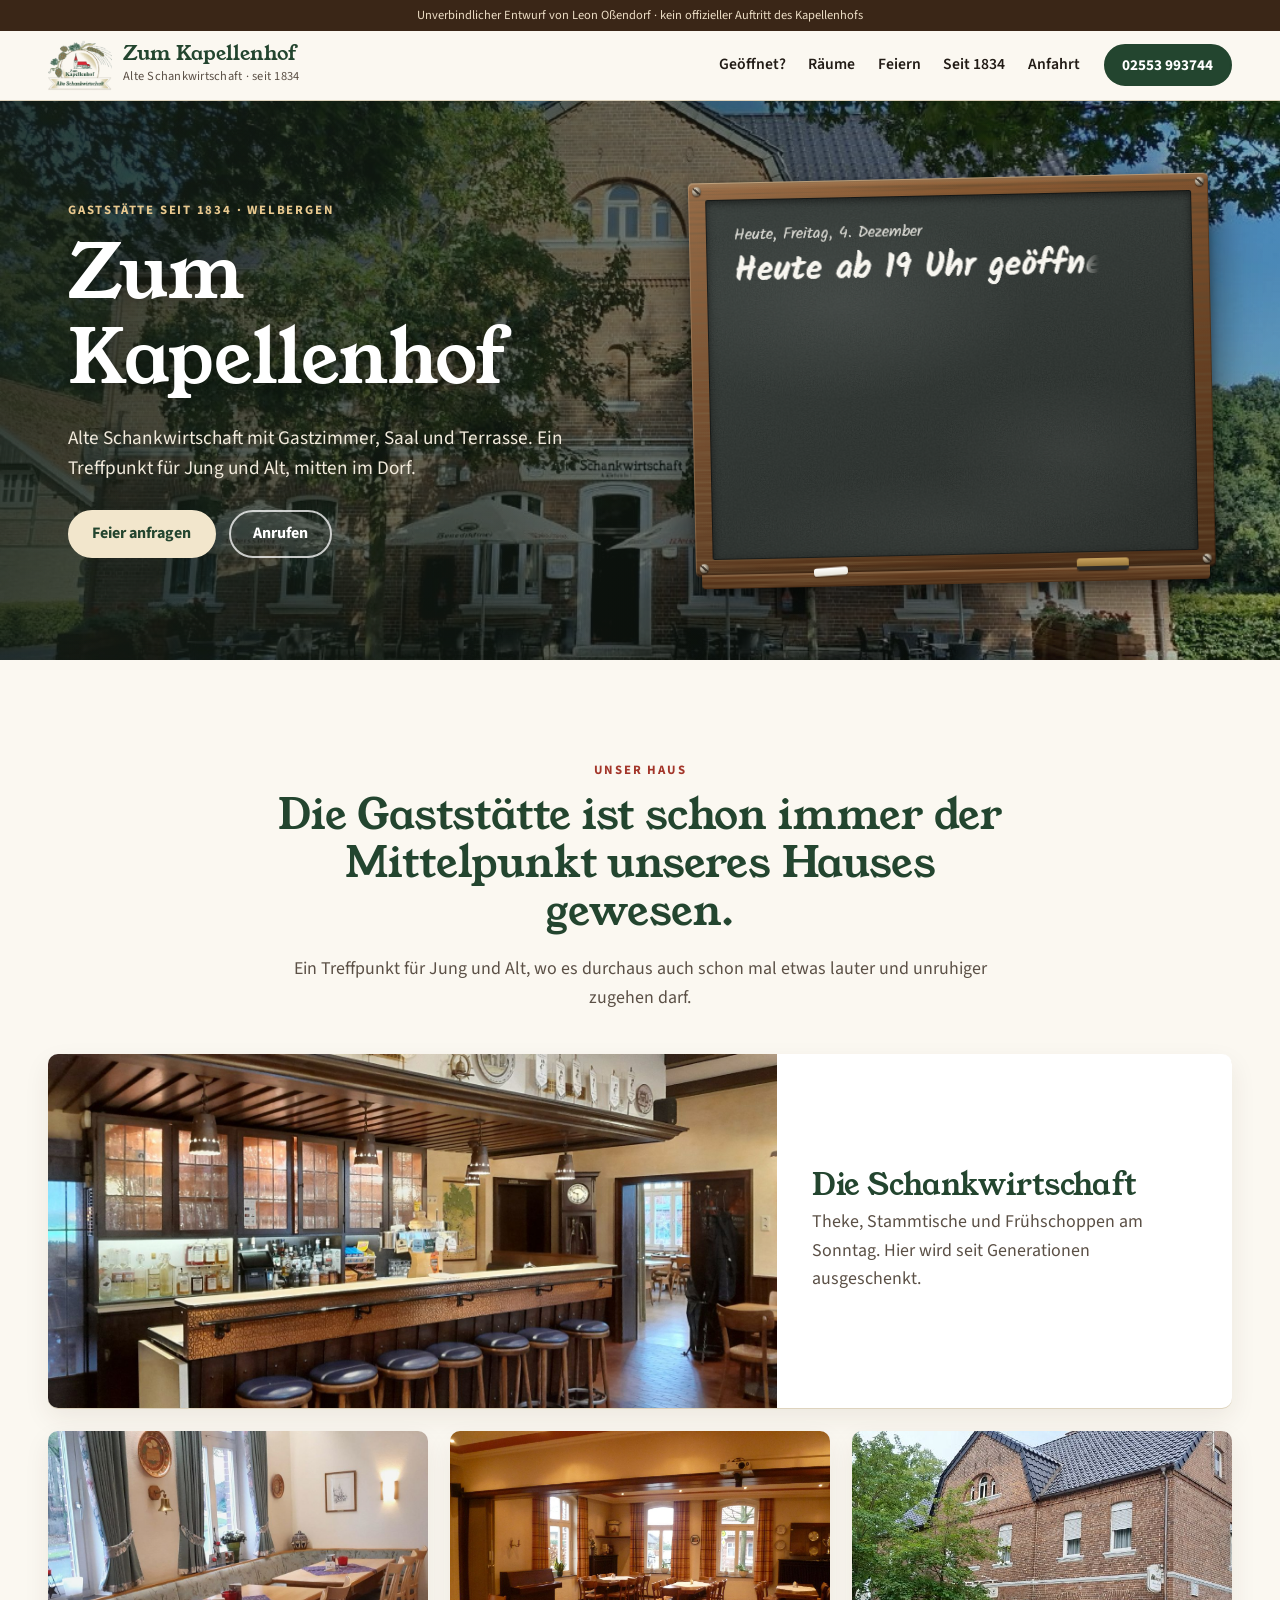
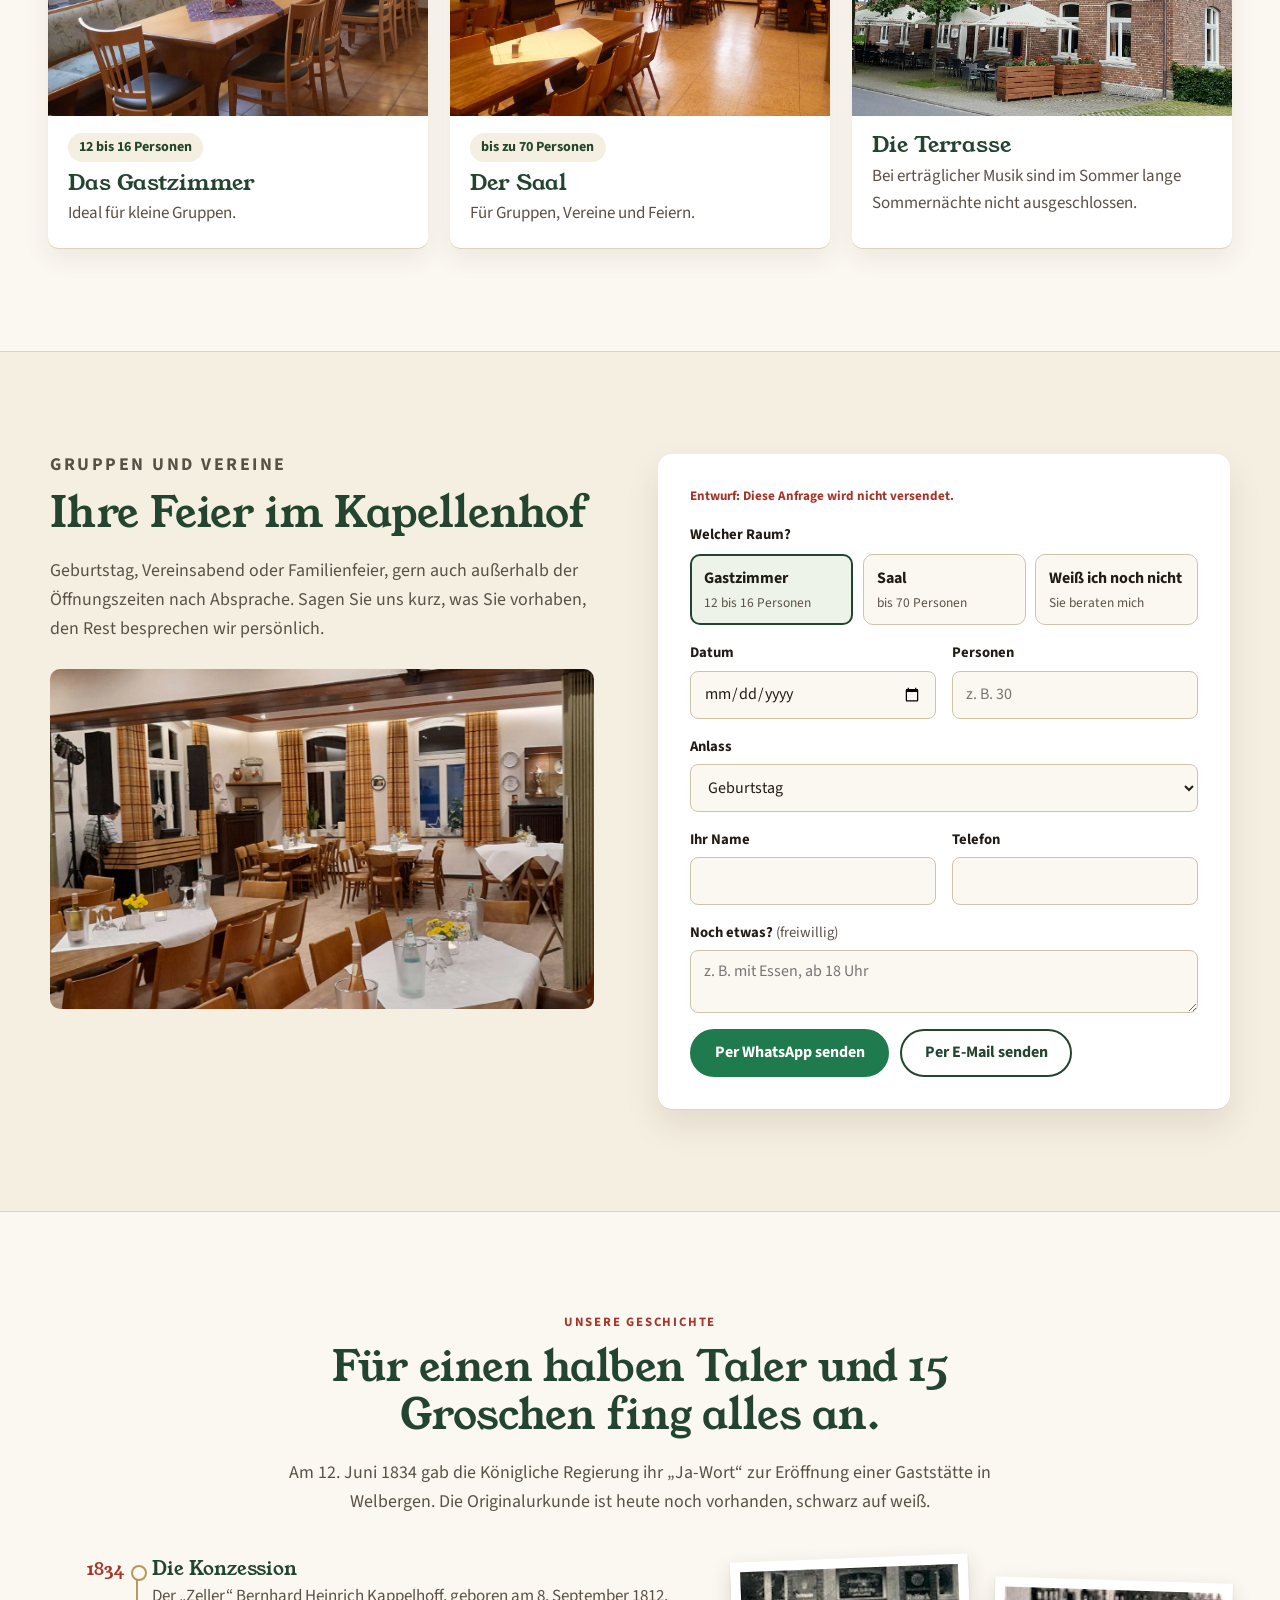
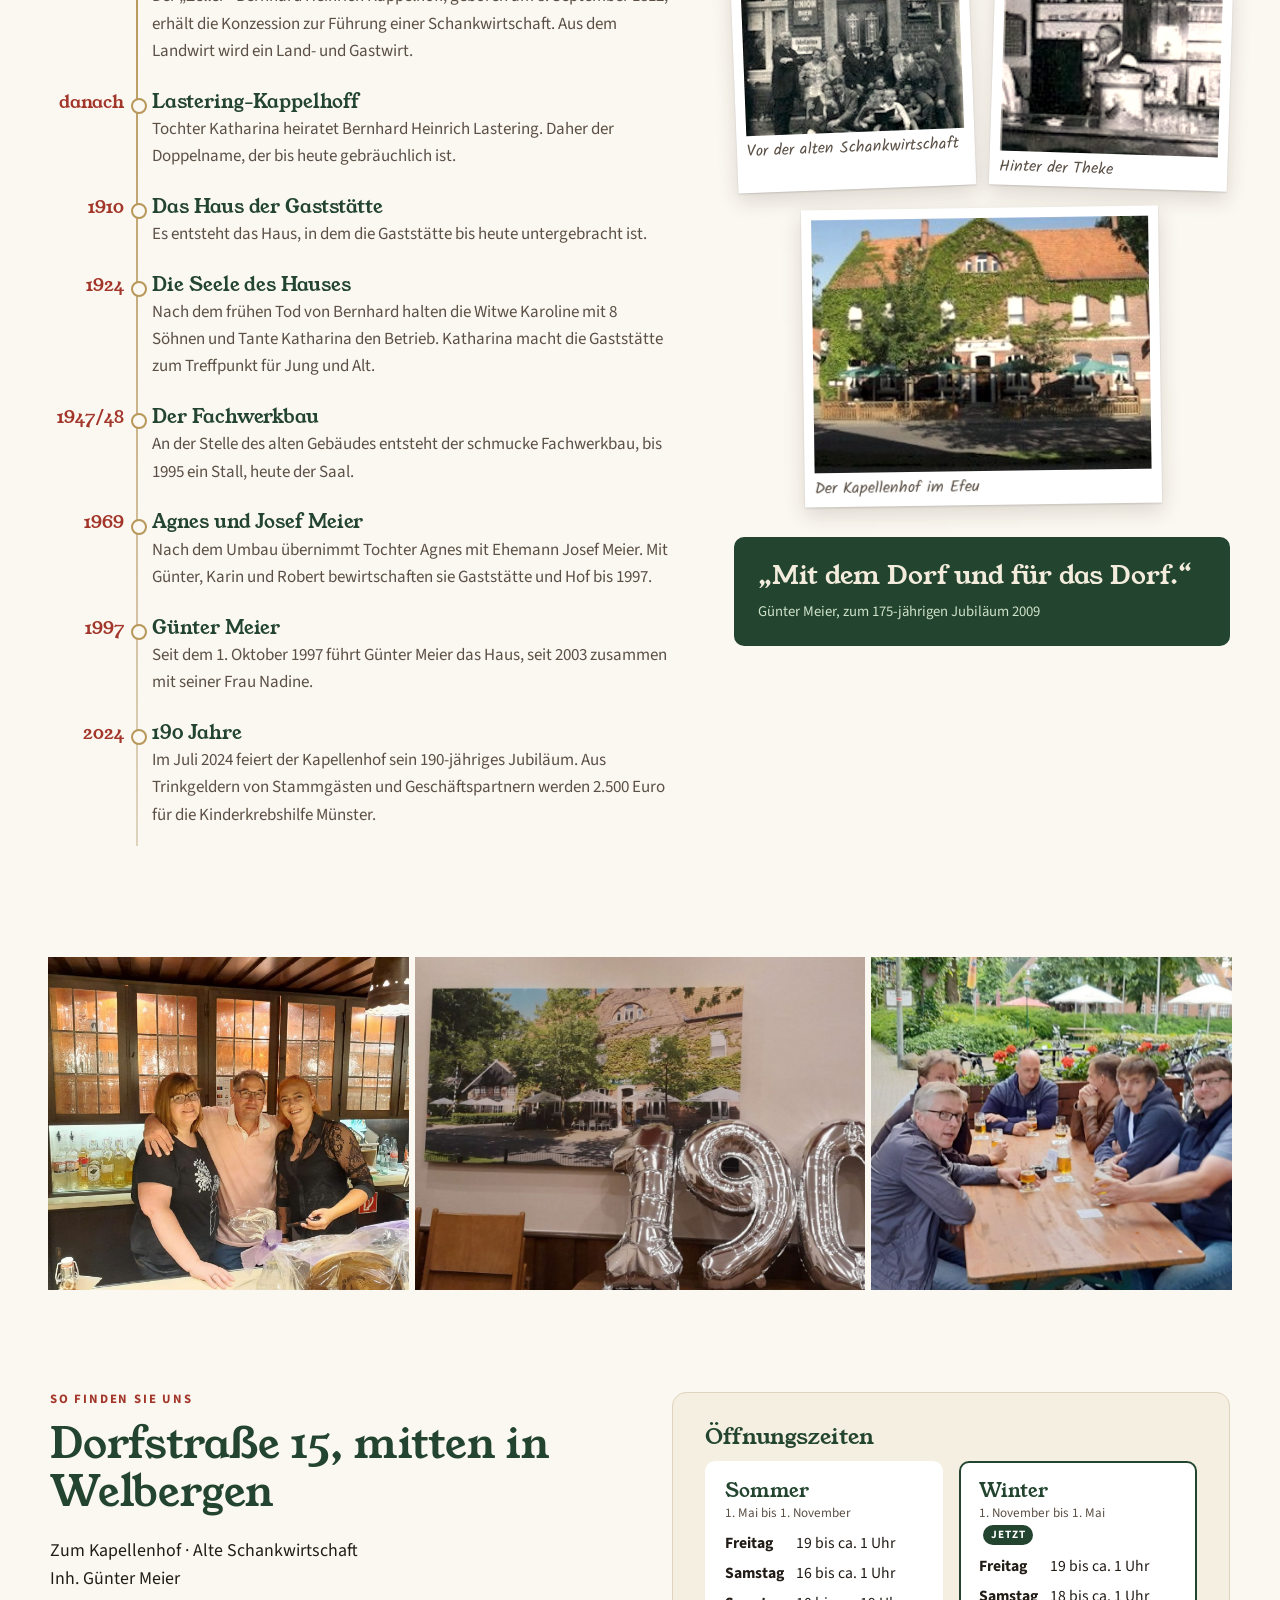
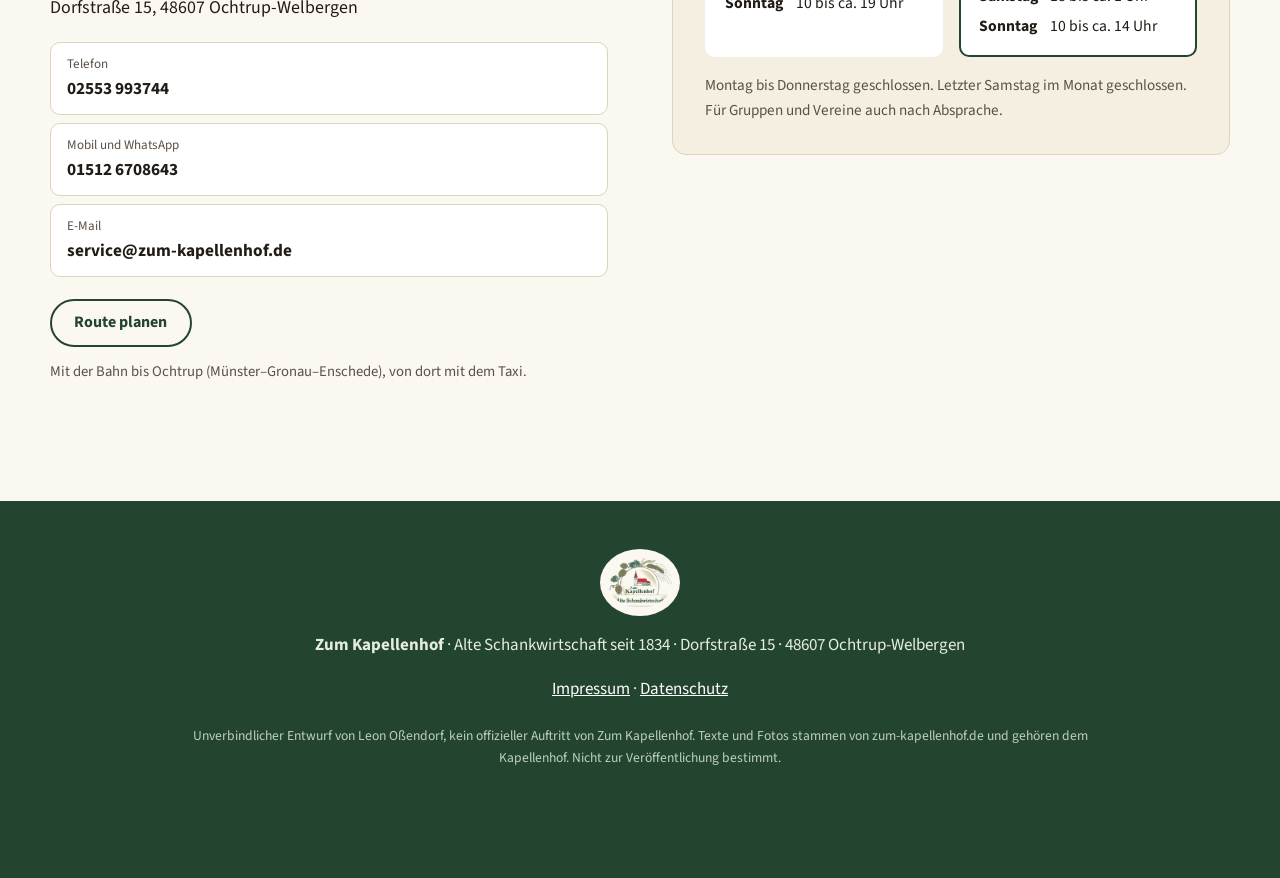
<file: index.html>
<!doctype html>
<html lang="de-DE">
<head>
<meta charset="utf-8">
<meta name="viewport" content="width=device-width, initial-scale=1">
<meta name="robots" content="noindex,nofollow">
<title>Zum Kapellenhof · Alte Schankwirtschaft seit 1834 · Ochtrup-Welbergen (Entwurf)</title>
<meta name="description" content="Unverbindlicher Entwurf für die Website der Gaststätte Zum Kapellenhof in Ochtrup-Welbergen.">
<meta name="theme-color" content="#23452F">
<link rel="icon" href="img/logo.png">
<link rel="preload" href="fonts/youngserif.woff2" as="font" type="font/woff2" crossorigin>
<link rel="preload" href="fonts/kalam-400.woff2" as="font" type="font/woff2" crossorigin>
<link rel="stylesheet" href="css/style.css">
</head>
<body>

<div class="entwurf-band">Unverbindlicher Entwurf von Leon Oßendorf · kein offizieller Auftritt des Kapellenhofs</div>

<header class="kopf">
  <a class="marke" href="#start" aria-label="Zum Kapellenhof, zur Startseite">
    <img src="img/logo.png" alt="Logo Zum Kapellenhof, Alte Schankwirtschaft" width="64" height="51">
    <span><b>Zum Kapellenhof</b><small>Alte Schankwirtschaft · seit 1834</small></span>
  </a>
  <nav class="nav" aria-label="Hauptmenü">
    <a href="#tafel">Geöffnet?</a>
    <a href="#raeume">Räume</a>
    <a href="#feiern">Feiern</a>
    <a href="#geschichte">Seit 1834</a>
    <a href="#anfahrt">Anfahrt</a>
  </nav>
  <a class="btn btn-klein" href="tel:+492553993744">02553 993744</a>
</header>

<main id="start">

  <!-- HERO MIT TAFEL -->
  <section class="hero" aria-labelledby="hero-titel">
    <div class="hero-bild" role="img" aria-label="Der Kapellenhof an der Dorfstraße in Welbergen, mit Terrasse und Sonnenschirmen"></div>
    <div class="hero-innen">
      <div class="hero-text">
        <p class="dach">Gaststätte seit 1834 · Welbergen</p>
        <h1 id="hero-titel">Zum Kapellenhof</h1>
        <p class="unter">Alte Schankwirtschaft mit Gastzimmer, Saal und Terrasse. Ein Treffpunkt für Jung und Alt, mitten im Dorf.</p>
        <div class="hero-knoepfe">
          <a class="btn" href="#feiern">Feier anfragen</a>
          <a class="btn btn-hell" href="tel:+492553993744">Anrufen</a>
        </div>
      </div>

      <div class="tafel-platz" id="tafel">
        <figure class="tafel" aria-labelledby="tafel-titel">
          <div class="rahmen">
            <div class="schiefer">
              <h2 id="tafel-titel" class="sr-only">Heute im Kapellenhof</h2>
              <div class="tafel-inhalt" id="tafelInhalt" aria-live="polite">
                <!-- wird von js/app.js beschriftet; Fallback ohne JavaScript: -->
                <p class="kz kz-klein">Öffnungszeiten</p>
                <p class="kz">Fr 19 bis ca. 1 Uhr</p>
                <p class="kz">Sa ab 16 Uhr (Winter ab 18 Uhr)</p>
                <p class="kz">So Frühschoppen ab 10 Uhr</p>
              </div>
            </div>
            <i class="schraube s1"></i><i class="schraube s2"></i><i class="schraube s3"></i><i class="schraube s4"></i>
          </div>
          <div class="ablage" aria-hidden="true"><span class="kreide"></span><span class="schwamm"></span></div>
        </figure>
      </div>
    </div>
  </section>

  <!-- RÄUME -->
  <section class="abschnitt raeume" id="raeume" aria-labelledby="raeume-titel">
    <div class="abschnitt-kopf">
      <p class="dach">Unser Haus</p>
      <h2 id="raeume-titel">Die Gaststätte ist schon immer der Mittelpunkt unseres Hauses gewesen.</h2>
      <p>Ein Treffpunkt für Jung und Alt, wo es durchaus auch schon mal etwas lauter und unruhiger zugehen darf.</p>
    </div>
    <div class="raum-raster">
      <article class="raum raum-gross">
        <img src="img/theke.jpg" alt="Die Theke der alten Schankwirtschaft mit Bleiglasfenstern und Barhockern" loading="lazy" width="1600" height="778">
        <div class="raum-text">
          <h3>Die Schankwirtschaft</h3>
          <p>Theke, Stammtische und Frühschoppen am Sonntag. Hier wird seit Generationen ausgeschenkt.</p>
        </div>
      </article>
      <article class="raum">
        <img src="img/gastzimmer.jpg" alt="Gemütlicher Raum mit Eckbank und gedeckten Tischen" loading="lazy" width="1600" height="778">
        <div class="raum-text">
          <p class="platz">12 bis 16 Personen</p>
          <h3>Das Gastzimmer</h3>
          <p>Ideal für kleine Gruppen.</p>
        </div>
      </article>
      <article class="raum">
        <img src="img/saal.jpg" alt="Der helle Saal mit langen Tischen und Sprossenfenstern" loading="lazy" width="1600" height="1069">
        <div class="raum-text">
          <p class="platz">bis zu 70 Personen</p>
          <h3>Der Saal</h3>
          <p>Für Gruppen, Vereine und Feiern.</p>
        </div>
      </article>
      <article class="raum">
        <img src="img/haus-terrasse.jpg" alt="Die Terrasse mit Sonnenschirmen vor dem Backsteinhaus des Kapellenhofs" loading="lazy" width="1038" height="522">
        <div class="raum-text">
          <h3>Die Terrasse</h3>
          <p>Bei erträglicher Musik sind im Sommer lange Sommernächte nicht ausgeschlossen.</p>
        </div>
      </article>
    </div>
  </section>

  <!-- FEIERN -->
  <section class="abschnitt feiern" id="feiern" aria-labelledby="feiern-titel">
    <div class="feiern-raster">
      <div class="feiern-text">
        <p class="dach">Gruppen und Vereine</p>
        <h2 id="feiern-titel">Ihre Feier im Kapellenhof</h2>
        <p>Geburtstag, Vereinsabend oder Familienfeier, gern auch außerhalb der Öffnungszeiten nach Absprache. Sagen Sie uns kurz, was Sie vorhaben, den Rest besprechen wir persönlich.</p>
        <img class="feiern-bild" src="img/saal-feier.jpg" alt="Festlich gedeckter Saal mit gelben Blumen auf den Tischen" loading="lazy" width="1600" height="778">
      </div>

      <form class="anfrage" id="anfrage" novalidate>
        <p class="form-hinweis">Entwurf: Diese Anfrage wird nicht versendet.</p>
        <fieldset class="wahl">
          <legend>Welcher Raum?</legend>
          <label><input type="radio" name="raum" value="Gastzimmer (12–16 Personen)" checked><span><b>Gastzimmer</b><small>12 bis 16 Personen</small></span></label>
          <label><input type="radio" name="raum" value="Saal (bis 70 Personen)"><span><b>Saal</b><small>bis 70 Personen</small></span></label>
          <label><input type="radio" name="raum" value="noch offen"><span><b>Weiß ich noch nicht</b><small>Sie beraten mich</small></span></label>
        </fieldset>
        <div class="feld-reihe">
          <label>Datum<input type="date" name="datum" required></label>
          <label>Personen<input type="number" name="personen" min="1" max="200" inputmode="numeric" placeholder="z. B. 30" required></label>
        </div>
        <label>Anlass
          <select name="anlass">
            <option>Geburtstag</option>
            <option>Familienfeier</option>
            <option>Verein oder Stammtisch</option>
            <option>Firmenfeier</option>
            <option>Etwas anderes</option>
          </select>
        </label>
        <div class="feld-reihe">
          <label>Ihr Name<input type="text" name="name" autocomplete="name" required></label>
          <label>Telefon<input type="tel" name="telefon" autocomplete="tel" inputmode="tel" required></label>
        </div>
        <label>Noch etwas? <span class="optional">(freiwillig)</span><textarea name="nachricht" rows="2" placeholder="z. B. mit Essen, ab 18 Uhr"></textarea></label>
        <div class="anfrage-knoepfe">
          <button class="btn btn-wa" type="submit" data-weg="WhatsApp">Per WhatsApp senden</button>
          <button class="btn btn-hell" type="submit" data-weg="E-Mail">Per E-Mail senden</button>
        </div>
        <p class="form-fehler" id="formFehler" role="alert" hidden>Bitte Datum, Personen, Name und Telefon ausfüllen.</p>
      </form>
    </div>

    <div class="vorschau" id="vorschau" hidden>
      <div class="vorschau-karte" role="dialog" aria-modal="true" aria-labelledby="vorschau-titel">
        <p class="dach" id="vorschau-titel">So käme Ihre Anfrage bei Familie Meier an</p>
        <div class="blase" id="blase"></div>
        <p class="vorschau-info">Im Entwurf wird nichts verschickt. In der fertigen Seite öffnet sich WhatsApp oder Ihr Mailprogramm mit diesem Text, Sie tippen nur noch auf Senden.</p>
        <button class="btn btn-klein" type="button" id="vorschauZu">Schließen</button>
      </div>
    </div>
  </section>

  <!-- GESCHICHTE -->
  <section class="abschnitt geschichte" id="geschichte" aria-labelledby="geschichte-titel">
    <div class="abschnitt-kopf">
      <p class="dach">Unsere Geschichte</p>
      <h2 id="geschichte-titel">Für einen halben Taler und 15 Groschen fing alles an.</h2>
      <p>Am 12. Juni 1834 gab die Königliche Regierung ihr „Ja-Wort“ zur Eröffnung einer Gaststätte in Welbergen. Die Originalurkunde ist heute noch vorhanden, schwarz auf weiß.</p>
    </div>

    <div class="chronik">
      <ol class="zeitleiste">
        <li><span class="jahr">1834</span><div><h3>Die Konzession</h3><p>Der „Zeller“ Bernhard Heinrich Kappelhoff, geboren am 8. September 1812, erhält die Konzession zur Führung einer Schankwirtschaft. Aus dem Landwirt wird ein Land- und Gastwirt.</p></div></li>
        <li><span class="jahr">danach</span><div><h3>Lastering-Kappelhoff</h3><p>Tochter Katharina heiratet Bernhard Heinrich Lastering. Daher der Doppelname, der bis heute gebräuchlich ist.</p></div></li>
        <li><span class="jahr">1910</span><div><h3>Das Haus der Gaststätte</h3><p>Es entsteht das Haus, in dem die Gaststätte bis heute untergebracht ist.</p></div></li>
        <li><span class="jahr">1924</span><div><h3>Die Seele des Hauses</h3><p>Nach dem frühen Tod von Bernhard halten die Witwe Karoline mit 8 Söhnen und Tante Katharina den Betrieb. Katharina macht die Gaststätte zum Treffpunkt für Jung und Alt.</p></div></li>
        <li><span class="jahr">1947/48</span><div><h3>Der Fachwerkbau</h3><p>An der Stelle des alten Gebäudes entsteht der schmucke Fachwerkbau, bis 1995 ein Stall, heute der Saal.</p></div></li>
        <li><span class="jahr">1969</span><div><h3>Agnes und Josef Meier</h3><p>Nach dem Umbau übernimmt Tochter Agnes mit Ehemann Josef Meier. Mit Günter, Karin und Robert bewirtschaften sie Gaststätte und Hof bis 1997.</p></div></li>
        <li><span class="jahr">1997</span><div><h3>Günter Meier</h3><p>Seit dem 1. Oktober 1997 führt Günter Meier das Haus, seit 2003 zusammen mit seiner Frau Nadine.</p></div></li>
        <li><span class="jahr">2024</span><div><h3>190 Jahre</h3><p>Im Juli 2024 feiert der Kapellenhof sein 190-jähriges Jubiläum. Aus Trinkgeldern von Stammgästen und Geschäftspartnern werden 2.500 Euro für die Kinderkrebshilfe Münster.</p></div></li>
      </ol>

      <aside class="album" aria-label="Alte Fotos">
        <figure class="foto f1"><img src="img/alt-1.jpg" alt="Historisches Foto: Gäste vor der alten Schankwirtschaft" loading="lazy"><figcaption>Vor der alten Schankwirtschaft</figcaption></figure>
        <figure class="foto f2"><img src="img/alt-4.jpg" alt="Historisches Foto: Wirt hinter der Theke" loading="lazy"><figcaption>Hinter der Theke</figcaption></figure>
        <figure class="foto f3"><img src="img/haus-frueher.jpg" alt="Der Kapellenhof mit Efeu bewachsen" loading="lazy"><figcaption>Der Kapellenhof im Efeu</figcaption></figure>
        <blockquote class="zitat">
          <p>„Mit dem Dorf und für das Dorf.“</p>
          <footer>Günter Meier, zum 175-jährigen Jubiläum 2009</footer>
        </blockquote>
      </aside>
    </div>
  </section>

  <!-- HEUTE -->
  <section class="abschnitt heute" aria-label="Fotos von heute">
    <div class="foto-band">
      <img src="img/hinter-der-theke.jpg" alt="Drei Menschen lachend hinter der Theke des Kapellenhofs" loading="lazy">
      <img src="img/190.jpg" alt="Ballons mit der Zahl 190 vor einem Gemälde des Kapellenhofs" loading="lazy">
      <img src="img/terrasse-abend.jpg" alt="Gäste auf der Terrasse unter Sonnenschirmen" loading="lazy">
    </div>
  </section>

  <!-- ANFAHRT & KONTAKT -->
  <section class="abschnitt anfahrt" id="anfahrt" aria-labelledby="anfahrt-titel">
    <div class="anfahrt-raster">
      <div>
        <p class="dach">So finden Sie uns</p>
        <h2 id="anfahrt-titel">Dorfstraße 15, mitten in Welbergen</h2>
        <address>
          Zum Kapellenhof · Alte Schankwirtschaft<br>
          Inh. Günter Meier<br>
          Dorfstraße 15, 48607 Ochtrup-Welbergen
        </address>
        <ul class="kontakt-liste">
          <li><a href="tel:+492553993744"><span>Telefon</span>02553 993744</a></li>
          <li><a href="https://wa.me/4915126708643" rel="noopener"><span>Mobil und WhatsApp</span>01512 6708643</a></li>
          <li><a href="mailto:service@zum-kapellenhof.de"><span>E-Mail</span>service@zum-kapellenhof.de</a></li>
        </ul>
        <p class="karte-link"><a class="btn btn-hell" href="https://www.openstreetmap.org/search?query=Dorfstra%C3%9Fe%2015%2C%2048607%20Ochtrup" rel="noopener">Route planen</a></p>
        <p class="klein">Mit der Bahn bis Ochtrup (Münster–Gronau–Enschede), von dort mit dem Taxi.</p>
      </div>
      <div class="zeiten">
        <h3>Öffnungszeiten</h3>
        <div class="zeiten-raster">
          <div class="saison" id="sommer">
            <p class="saison-titel">Sommer <small>1. Mai bis 1. November</small></p>
            <dl><dt>Freitag</dt><dd>19 bis ca. 1 Uhr</dd><dt>Samstag</dt><dd>16 bis ca. 1 Uhr</dd><dt>Sonntag</dt><dd>10 bis ca. 19 Uhr</dd></dl>
          </div>
          <div class="saison" id="winter">
            <p class="saison-titel">Winter <small>1. November bis 1. Mai</small></p>
            <dl><dt>Freitag</dt><dd>19 bis ca. 1 Uhr</dd><dt>Samstag</dt><dd>18 bis ca. 1 Uhr</dd><dt>Sonntag</dt><dd>10 bis ca. 14 Uhr</dd></dl>
          </div>
        </div>
        <p class="zeiten-note">Montag bis Donnerstag geschlossen. Letzter Samstag im Monat geschlossen. Für Gruppen und Vereine auch nach Absprache.</p>
      </div>
    </div>
  </section>
</main>

<footer class="fuss">
  <div class="fuss-innen">
    <img src="img/logo.png" alt="" width="80" height="64">
    <p><b>Zum Kapellenhof</b> · Alte Schankwirtschaft seit 1834 · Dorfstraße 15 · 48607 Ochtrup-Welbergen</p>
    <p class="fuss-links"><a href="impressum.html">Impressum</a> · <a href="datenschutz.html">Datenschutz</a></p>
    <p class="entwurf-hinweis">Unverbindlicher Entwurf von Leon Oßendorf, kein offizieller Auftritt von Zum Kapellenhof. Texte und Fotos stammen von zum-kapellenhof.de und gehören dem Kapellenhof. Nicht zur Veröffentlichung bestimmt.</p>
  </div>
</footer>

<nav class="daumen" aria-label="Schnellzugriff">
  <a href="tel:+492553993744"><svg viewBox="0 0 24 24" aria-hidden="true"><path d="M6.6 10.8a15.1 15.1 0 0 0 6.6 6.6l2.2-2.2c.3-.3.7-.4 1-.2 1.1.4 2.3.6 3.6.6.6 0 1 .4 1 1V20c0 .6-.4 1-1 1A17 17 0 0 1 3 4c0-.6.4-1 1-1h3.5c.6 0 1 .4 1 1 0 1.3.2 2.5.6 3.6.1.3 0 .7-.2 1z"/></svg>Anrufen</a>
  <a href="https://wa.me/4915126708643" rel="noopener"><svg viewBox="0 0 24 24" aria-hidden="true"><path d="M12 2a10 10 0 0 0-8.7 14.9L2 22l5.2-1.3A10 10 0 1 0 12 2zm5.2 13.9c-.2.6-1.3 1.2-1.8 1.2-.5.1-1 .1-3.3-.8-2.8-1.1-4.5-4-4.7-4.2-.1-.2-1.1-1.5-1.1-2.8s.7-2 1-2.3c.2-.3.5-.3.7-.3h.5c.2 0 .4 0 .6.5l.8 2c.1.2.1.4 0 .5l-.3.5-.4.4c-.1.1-.3.3-.1.6.2.3.8 1.3 1.7 2.1 1.2 1 2.1 1.3 2.4 1.5.3.1.5.1.6-.1l.8-1c.2-.3.4-.2.7-.1l1.9.9c.3.1.5.2.5.3.1.2.1.7-.1 1.3z"/></svg>WhatsApp</a>
  <a href="#feiern"><svg viewBox="0 0 24 24" aria-hidden="true"><path d="M7 2v2H5a2 2 0 0 0-2 2v14c0 1.1.9 2 2 2h14a2 2 0 0 0 2-2V6a2 2 0 0 0-2-2h-2V2h-2v2H9V2zm-2 8h14v10H5zm2 2v2h4v-2z"/></svg>Feier anfragen</a>
</nav>

<svg width="0" height="0" style="position:absolute" aria-hidden="true">
  <filter id="kreidestrich"><feTurbulence type="fractalNoise" baseFrequency=".9" numOctaves="2" seed="4"/><feDisplacementMap in="SourceGraphic" scale="1.6"/></filter>
</svg>
<script src="js/app.js"></script>
</body>
</html>
</file>
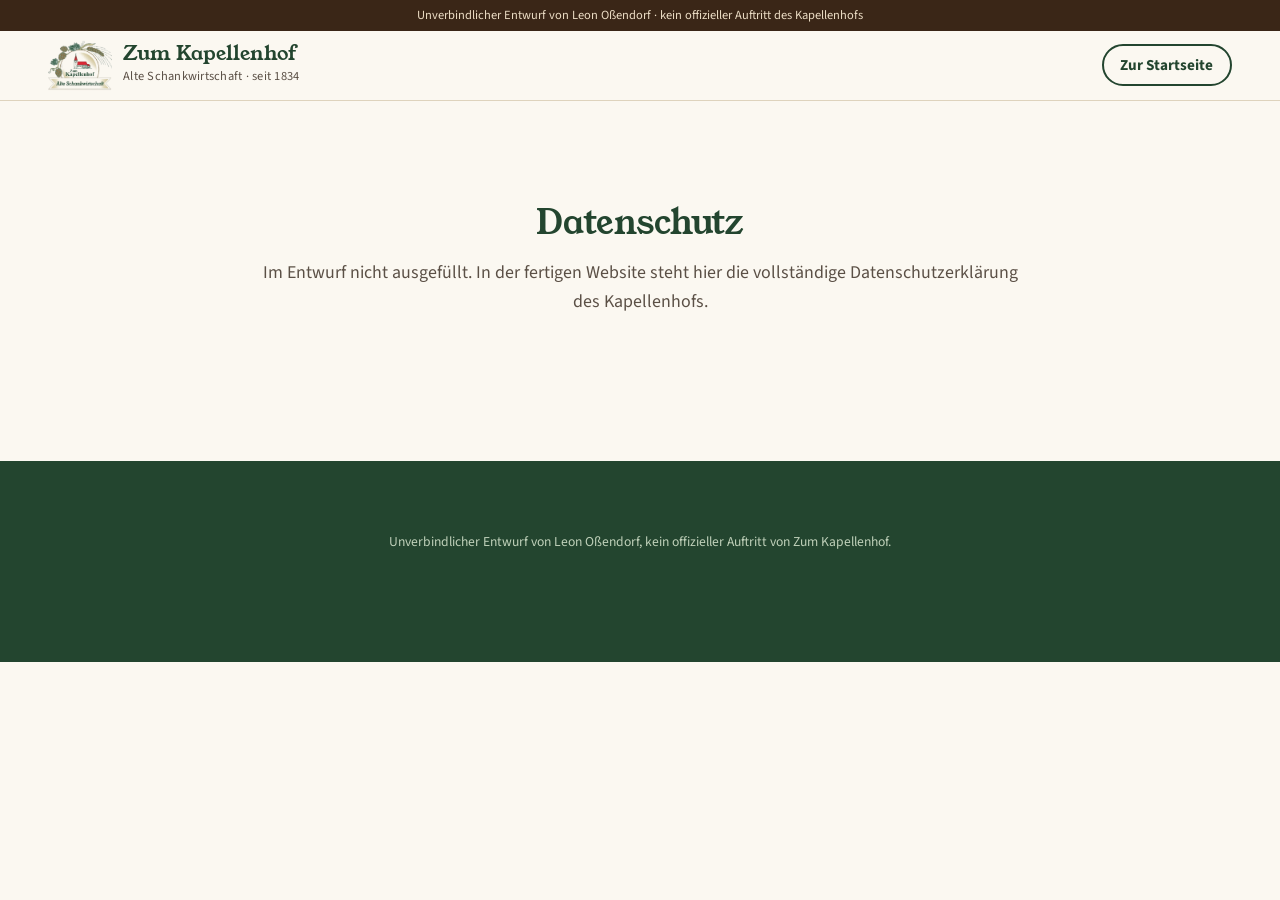
<file: datenschutz.html>
<!doctype html>
<html lang="de-DE">
<head>
<meta charset="utf-8">
<meta name="viewport" content="width=device-width, initial-scale=1">
<meta name="robots" content="noindex,nofollow">
<title>Datenschutz · Zum Kapellenhof (Entwurf)</title>
<link rel="icon" href="img/logo.png">
<link rel="stylesheet" href="css/style.css">
</head>
<body>
<div class="entwurf-band">Unverbindlicher Entwurf von Leon Oßendorf · kein offizieller Auftritt des Kapellenhofs</div>
<header class="kopf">
  <a class="marke" href="index.html"><img src="img/logo.png" alt="Logo Zum Kapellenhof" width="64" height="51"><span><b>Zum Kapellenhof</b><small>Alte Schankwirtschaft · seit 1834</small></span></a>
  <a class="btn btn-klein btn-hell" href="index.html">Zur Startseite</a>
</header>
<main class="abschnitt"><div class="abschnitt-kopf">
  <h1>Datenschutz</h1>
  <p>Im Entwurf nicht ausgefüllt. In der fertigen Website steht hier die vollständige Datenschutzerklärung des Kapellenhofs.</p>
</div></main>
<footer class="fuss"><div class="fuss-innen"><p class="entwurf-hinweis">Unverbindlicher Entwurf von Leon Oßendorf, kein offizieller Auftritt von Zum Kapellenhof.</p></div></footer>
</body>
</html>
</file>
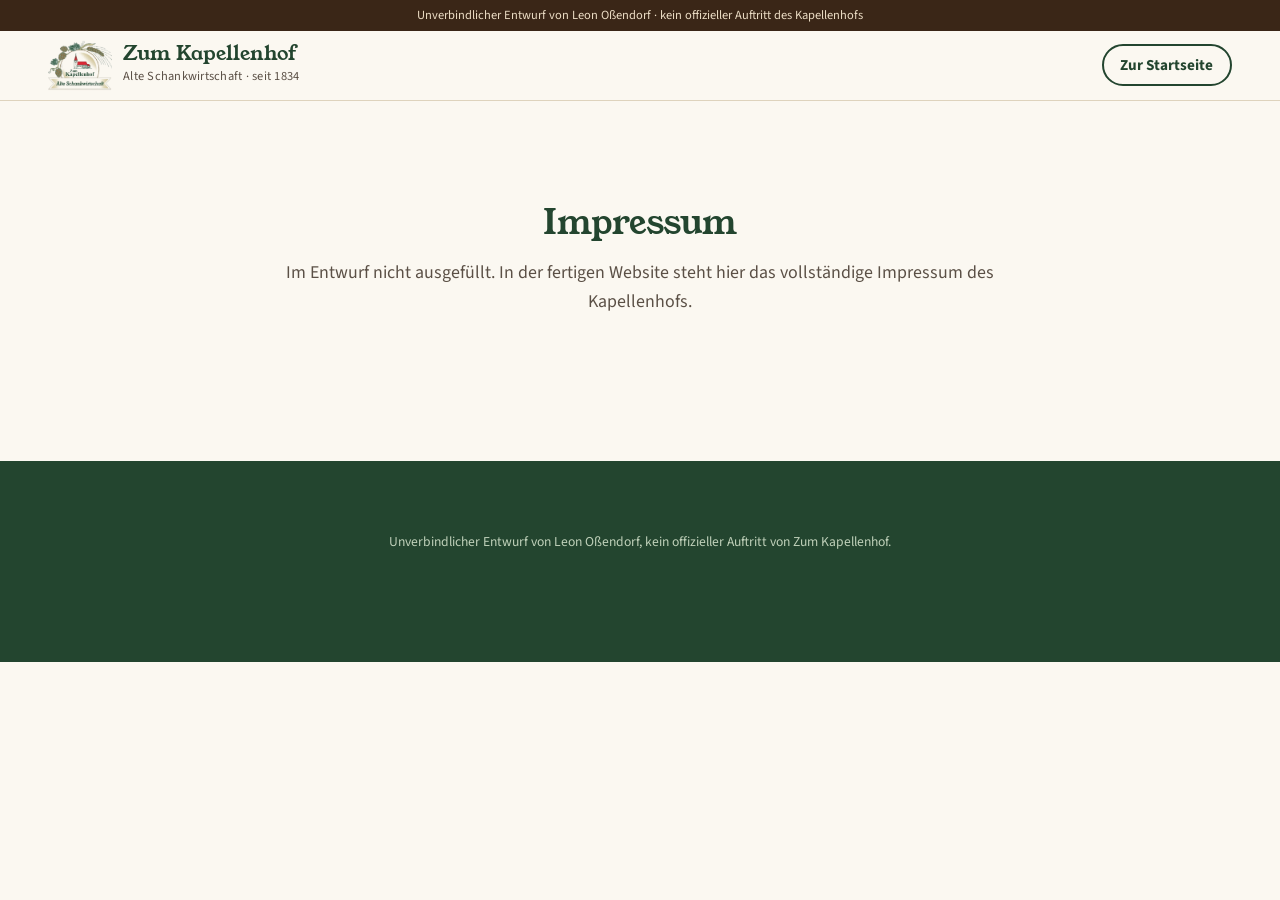
<file: impressum.html>
<!doctype html>
<html lang="de-DE">
<head>
<meta charset="utf-8">
<meta name="viewport" content="width=device-width, initial-scale=1">
<meta name="robots" content="noindex,nofollow">
<title>Impressum · Zum Kapellenhof (Entwurf)</title>
<link rel="icon" href="img/logo.png">
<link rel="stylesheet" href="css/style.css">
</head>
<body>
<div class="entwurf-band">Unverbindlicher Entwurf von Leon Oßendorf · kein offizieller Auftritt des Kapellenhofs</div>
<header class="kopf">
  <a class="marke" href="index.html"><img src="img/logo.png" alt="Logo Zum Kapellenhof" width="64" height="51"><span><b>Zum Kapellenhof</b><small>Alte Schankwirtschaft · seit 1834</small></span></a>
  <a class="btn btn-klein btn-hell" href="index.html">Zur Startseite</a>
</header>
<main class="abschnitt"><div class="abschnitt-kopf">
  <h1>Impressum</h1>
  <p>Im Entwurf nicht ausgefüllt. In der fertigen Website steht hier das vollständige Impressum des Kapellenhofs.</p>
</div></main>
<footer class="fuss"><div class="fuss-innen"><p class="entwurf-hinweis">Unverbindlicher Entwurf von Leon Oßendorf, kein offizieller Auftritt von Zum Kapellenhof.</p></div></footer>
</body>
</html>
</file>
<file: css/style.css>
@font-face { font-family: "Young Serif"; src: url("../fonts/youngserif.woff2") format("woff2"); font-weight: 400; font-display: swap; }
@font-face { font-family: "Kalam"; src: url("../fonts/kalam-400.woff2") format("woff2"); font-weight: 400; font-display: swap; }
@font-face { font-family: "Kalam"; src: url("../fonts/kalam-700.woff2") format("woff2"); font-weight: 700; font-display: swap; }
@font-face { font-family: "Source Sans 3"; src: url("../fonts/sourcesans3-var.woff2") format("woff2"); font-weight: 300 800; font-display: swap; }

:root {
  --gruen: #23452F;
  --gruen-2: #2F5E3E;
  --hopfen: #6E8B3D;
  --rot: #A3362A;
  --gold: #B8975A;
  --creme: #F5EFE1;
  --papier: #FBF8F1;
  --holz: #3A2617;
  --ink: #221C16;
  --ink-2: #5B5046;
  --linie: #DED3BD;
  --schiefer: #2A302D;
  --kreide: #F2EFE5;
  --r: 10px;
  --serif: "Young Serif", Georgia, serif;
  --sans: "Source Sans 3", system-ui, sans-serif;
  --hand: "Kalam", "Comic Sans MS", cursive;
  --kreide-tex: url("data:image/svg+xml,%3Csvg xmlns='http://www.w3.org/2000/svg' width='180' height='180'%3E%3Cfilter id='n'%3E%3CfeTurbulence type='fractalNoise' baseFrequency='1.3' numOctaves='2' seed='7' stitchTiles='stitch'/%3E%3CfeColorMatrix values='0 0 0 0 0.95 0 0 0 0 0.94 0 0 0 0 0.9 0 0 0 -5 3.45'/%3E%3C/filter%3E%3Crect width='180' height='180' filter='url(%23n)'/%3E%3C/svg%3E");
  --schiefer-tex: url("data:image/svg+xml,%3Csvg xmlns='http://www.w3.org/2000/svg' width='260' height='260'%3E%3Cfilter id='s'%3E%3CfeTurbulence type='fractalNoise' baseFrequency='.75' numOctaves='3' seed='2' stitchTiles='stitch'/%3E%3CfeColorMatrix values='0 0 0 0 1 0 0 0 0 1 0 0 0 0 1 0 0 0 .09 0'/%3E%3C/filter%3E%3Crect width='260' height='260' filter='url(%23s)'/%3E%3C/svg%3E");
  --holz-tex: url("data:image/svg+xml,%3Csvg xmlns='http://www.w3.org/2000/svg' width='900' height='120'%3E%3Cfilter id='g'%3E%3CfeTurbulence type='fractalNoise' baseFrequency='0.004 0.24' numOctaves='4' seed='5' stitchTiles='stitch'/%3E%3CfeColorMatrix values='0 0 0 0 0.16 0 0 0 0 0.08 0 0 0 0 0.03 2.6 0 0 0 -1.12'/%3E%3C/filter%3E%3Crect width='900' height='120' filter='url(%23g)'/%3E%3C/svg%3E");
  --holz-tex-v: url("data:image/svg+xml,%3Csvg xmlns='http://www.w3.org/2000/svg' width='120' height='900'%3E%3Cfilter id='g'%3E%3CfeTurbulence type='fractalNoise' baseFrequency='0.24 0.004' numOctaves='4' seed='8' stitchTiles='stitch'/%3E%3CfeColorMatrix values='0 0 0 0 0.16 0 0 0 0 0.08 0 0 0 0 0.03 2.6 0 0 0 -1.12'/%3E%3C/filter%3E%3Crect width='120' height='900' filter='url(%23g)'/%3E%3C/svg%3E");
}

* { box-sizing: border-box; }
html { scroll-behavior: smooth; scroll-padding-top: 84px; }
body { margin: 0; font: 400 1.0625rem/1.6 var(--sans); color: var(--ink); background: var(--papier); -webkit-font-smoothing: antialiased; overflow-x: hidden; }
img { max-width: 100%; height: auto; display: block; }
a { color: var(--gruen-2); }
h1, h2, h3 { font-family: var(--serif); font-weight: 400; color: var(--gruen); line-height: 1.15; margin: 0 0 .5em; letter-spacing: -.005em; }
h2 { font-size: clamp(1.7rem, 1.2rem + 2vw, 2.6rem); }
h3 { font-size: 1.35rem; }
p { margin: 0 0 1em; }
.sr-only { position: absolute; width: 1px; height: 1px; overflow: hidden; clip: rect(0 0 0 0); white-space: nowrap; }
.dach { font: 700 .8rem/1.2 var(--sans); letter-spacing: .14em; text-transform: uppercase; color: var(--rot); margin: 0 0 .8rem; }

.btn { display: inline-flex; align-items: center; justify-content: center; gap: .5em; min-height: 48px; padding: .7em 1.4em; border-radius: 999px; border: 2px solid var(--gruen); background: var(--gruen); color: #fff; font: 700 1rem/1.1 var(--sans); text-decoration: none; cursor: pointer; transition: background .2s, color .2s, transform .2s; }
.btn:hover { background: var(--gruen-2); border-color: var(--gruen-2); }
.btn:active { transform: translateY(1px); }
.btn-hell { background: transparent; color: var(--gruen); }
.btn-hell:hover { background: var(--gruen); color: #fff; }
.btn-klein { min-height: 42px; padding: .5em 1.1em; font-size: .95rem; }
.btn:focus-visible, a:focus-visible, button:focus-visible, input:focus-visible, select:focus-visible, textarea:focus-visible { outline: 3px solid var(--gold); outline-offset: 2px; }

/* Entwurf-Band und Kopf */
.entwurf-band { background: var(--holz); color: #EBDCC4; font-size: .78rem; text-align: center; padding: .35rem 1rem; }
.kopf { position: sticky; top: 0; z-index: 30; display: flex; align-items: center; gap: 1.5rem; padding: .55rem clamp(1rem, 4vw, 3rem); background: rgba(251, 248, 241, .94); backdrop-filter: blur(8px); border-bottom: 1px solid var(--linie); }
.marke { display: flex; align-items: center; gap: .7rem; text-decoration: none; color: var(--gruen); margin-right: auto; }
.marke img { width: 64px; height: auto; }
.marke b { display: block; font: 400 1.25rem/1 var(--serif); }
.marke small { display: block; font-size: .78rem; color: var(--ink-2); margin-top: .25rem; letter-spacing: .02em; }
.nav { display: flex; gap: 1.4rem; }
.nav a { color: var(--ink); text-decoration: none; font-weight: 600; font-size: .98rem; padding: .3rem 0; border-bottom: 2px solid transparent; }
.nav a:hover { border-color: var(--gold); }

/* Hero */
.hero { position: relative; isolation: isolate; color: #fff; overflow: hidden; }
.hero-bild { position: absolute; inset: 0; z-index: -1; background: linear-gradient(100deg, rgba(20, 30, 22, .86) 0%, rgba(20, 30, 22, .62) 42%, rgba(20, 30, 22, .25) 100%), url("../img/haus-sommer.jpg") center 40% / cover no-repeat; }
.hero-innen { max-width: 1240px; margin: 0 auto; padding: clamp(2.5rem, 6vw, 5rem) clamp(1rem, 4vw, 3rem) clamp(3rem, 6vw, 5rem); display: grid; grid-template-columns: 1fr minmax(380px, 520px); gap: clamp(2rem, 5vw, 4.5rem); align-items: center; }
.hero .dach { color: #E9C98F; }
.hero h1 { color: #fff; font-size: clamp(2.6rem, 1.6rem + 4vw, 4.6rem); margin-bottom: .3em; text-shadow: 0 2px 16px rgba(0,0,0,.3); }
.hero .unter { font-size: 1.2rem; max-width: 30em; color: #F1EADC; }
.hero-knoepfe { display: flex; flex-wrap: wrap; gap: .8rem; margin-top: 1.6rem; }
.hero .btn { background: #F2E6CC; border-color: #F2E6CC; color: var(--gruen); }
.hero .btn:hover { background: #fff; border-color: #fff; }
.hero .btn-hell { background: transparent; color: #fff; border-color: rgba(255,255,255,.75); }
.hero .btn-hell:hover { background: rgba(255,255,255,.12); color: #fff; }

/* Die Tafel */
.tafel-platz { position: relative; }
.tafel { margin: 0; transform: rotate(-1.2deg); filter: drop-shadow(0 18px 22px rgba(0,0,0,.42)) drop-shadow(0 3px 4px rgba(0,0,0,.35)); }
.rahmen { position: relative; padding: 17px; border-radius: 5px;
  background:
    linear-gradient(180deg, rgba(255,226,180,.20), rgba(255,226,180,0) 8px, rgba(0,0,0,0) calc(100% - 10px), rgba(0,0,0,.35)),
    linear-gradient(115deg, rgba(255,240,215,.12), rgba(0,0,0,0) 40%, rgba(0,0,0,.14)),
    var(--holz-tex) 0 0 / 640px 90px,
    linear-gradient(180deg, #8A5A33, #6B4223 60%, #57351B); }
.rahmen::before { content: ""; position: absolute; inset: 0; border-radius: 5px; box-shadow: inset 0 1px 0 rgba(255,232,196,.35), inset 0 -2px 0 rgba(0,0,0,.35), inset 1px 0 0 rgba(255,232,196,.18), inset -1px 0 0 rgba(0,0,0,.25); pointer-events: none; }
.schiefer { position: relative; min-height: 360px; padding: 26px 28px 24px; border-radius: 2px;
  background:
    radial-gradient(ellipse 55% 38% at 28% 30%, rgba(255,255,255,.07), transparent 70%),
    radial-gradient(ellipse 40% 30% at 74% 72%, rgba(255,255,255,.05), transparent 70%),
    radial-gradient(ellipse 70% 22% at 50% 92%, rgba(255,255,255,.045), transparent 70%),
    var(--schiefer-tex),
    linear-gradient(160deg, #323936, #272D2A 55%, #222724);
  box-shadow: inset 0 3px 8px rgba(0,0,0,.55), inset 0 0 0 1px rgba(0,0,0,.4); color: var(--kreide); }
.schraube { position: absolute; width: 9px; height: 9px; border-radius: 50%; background: linear-gradient(40deg, transparent 42%, rgba(40,32,24,.85) 43% 57%, transparent 58%), radial-gradient(circle at 35% 30%, #EEE6D6 0, #A99E8C 40%, #5E5649 74%, #37312A 100%); box-shadow: 0 1px 1px rgba(0,0,0,.5); }
.s1 { top: 4px; left: 4px; } .s2 { top: 4px; right: 4px; } .s3 { bottom: 4px; left: 4px; } .s4 { bottom: 4px; right: 4px; }
.ablage { position: relative; height: 14px; margin: -2px 6px 0; border-radius: 0 0 4px 4px; background: var(--holz-tex) 0 -30px / 640px 90px, linear-gradient(180deg, #6B4223, #4A2C16); box-shadow: inset 0 2px 0 rgba(255,232,196,.18); }
.kreide { position: absolute; left: 22%; top: -5px; width: 34px; height: 8px; border-radius: 3px; background: linear-gradient(180deg, #FFFFFF, #E6E2D6); box-shadow: 0 1px 1px rgba(0,0,0,.4); transform: rotate(-3deg); }
.schwamm { position: absolute; right: 16%; top: -9px; width: 52px; height: 12px; border-radius: 3px; background: linear-gradient(180deg, #C9A35E, #9C7A3D 60%, #7A5C2C); box-shadow: 0 1px 1px rgba(0,0,0,.45); }
.schwamm::after { content: ""; position: absolute; left: 0; right: 0; bottom: 0; height: 4px; border-radius: 0 0 3px 3px; background: #2D2A26; }

/* Kreideschrift */
.kz { font-family: var(--hand); font-weight: 400; font-size: 1.32rem; line-height: 1.32; margin: 0 0 .35rem;
  color: transparent; background: var(--kreide-tex) 0 0 / 180px 180px, var(--kreide); -webkit-background-clip: text; background-clip: text; }
.kz-klein { font-size: 1.02rem; opacity: .82; }
.kz-gross { font-weight: 700; font-size: 2.15rem; line-height: 1.12; margin: .15rem 0 .35rem; }
.kz-gelb { background: var(--kreide-tex) 0 0 / 180px 180px, #F3DB8A; -webkit-background-clip: text; background-clip: text; }
.kz-rot { background: var(--kreide-tex) 0 0 / 180px 180px, #F0A79A; -webkit-background-clip: text; background-clip: text; }
.kz-hinweis { font-size: 1.08rem; opacity: .9; }
.kz-zeile { display: grid; grid-template-columns: 1.7em 3.6em 1fr; align-items: baseline; font-size: 1.24rem; }
.kz-zeile .tag { font-weight: 700; }
.kz-zu { opacity: .7; }
.kreidelinie { display: block; width: 100%; height: 14px; margin: .45rem 0 .65rem; overflow: visible; }
.kreidelinie path { fill: none; stroke: rgba(242,239,229,.72); stroke-width: 2.2; stroke-linecap: round; filter: url(#kreidestrich); }

/* Kreide: Zeile für Zeile angeschrieben (js/app.js), mit Kreidestaub */
.schreibt .kz { visibility: hidden; }
.schreibt .kz.dran, .schreibt .kz.fertig { visibility: visible; }
.schreibt .kreidelinie path { stroke-dasharray: 420; stroke-dashoffset: 420; }
.schreibt .kreidelinie.fertig path { stroke-dashoffset: 0; transition: stroke-dashoffset .7s cubic-bezier(.35,.6,.35,1); }
.staub { position: absolute; width: 2px; height: 2px; border-radius: 50%; background: rgba(242,239,229,.75); pointer-events: none; animation: staub 1.4s ease-out forwards; }
@keyframes staub { 0% { opacity: .9; transform: translate(0,0); } 100% { opacity: 0; transform: translate(var(--dx, 0px), var(--dy, 14px)); } }
@media (prefers-reduced-motion: reduce) {
  .schreibt .kz { visibility: visible; }
  .schreibt .kreidelinie path { stroke-dashoffset: 0; }
  .staub { display: none; }
  html { scroll-behavior: auto; }
}

/* Abschnitte */
.abschnitt { padding: clamp(3.5rem, 8vw, 6.5rem) clamp(1rem, 4vw, 3rem); }
.abschnitt-kopf { max-width: 760px; margin: 0 auto 2.6rem; text-align: center; }
.abschnitt-kopf p:last-child { color: var(--ink-2); font-size: 1.12rem; }

/* Räume */
.raum-raster { max-width: 1240px; margin: 0 auto; display: grid; grid-template-columns: repeat(3, 1fr); gap: 1.4rem; }
.raum { position: relative; border-radius: var(--r); overflow: hidden; background: #fff; box-shadow: 0 1px 0 var(--linie), 0 10px 26px rgba(58,38,23,.08); display: flex; flex-direction: column; }
.raum img { width: 100%; aspect-ratio: 4 / 3; object-fit: cover; }
.raum-text { padding: 1.1rem 1.25rem 1.3rem; }
.raum-text p { margin: 0; color: var(--ink-2); }
.raum-text h3 { margin-bottom: .3rem; }
.raum .platz { display: inline-block; margin-bottom: .55rem; padding: .2rem .7rem; border-radius: 999px; background: var(--creme); color: var(--gruen); font-weight: 700; font-size: .88rem; }
.raum-gross { grid-column: 1 / -1; display: grid; grid-template-columns: 1.6fr 1fr; }
.raum-gross img { aspect-ratio: auto; height: 100%; min-height: 340px; }
.raum-gross .raum-text { align-self: center; padding: 2rem 2.2rem; }
.raum-gross h3 { font-size: 1.9rem; }
.raum-gross p { font-size: 1.12rem; }

/* Feiern */
.feiern { background: var(--creme); border-top: 1px solid var(--linie); border-bottom: 1px solid var(--linie); }
.feiern-raster { max-width: 1180px; margin: 0 auto; display: grid; grid-template-columns: 1fr 1.05fr; gap: clamp(2rem, 5vw, 4rem); align-items: start; }
.feiern-text > p { font-size: 1.12rem; color: var(--ink-2); max-width: 30em; }
.feiern-bild { border-radius: var(--r); margin-top: 1.6rem; aspect-ratio: 16 / 10; object-fit: cover; width: 100%; }
.anfrage { background: #fff; border-radius: 14px; padding: clamp(1.2rem, 3vw, 2rem); box-shadow: 0 1px 0 var(--linie), 0 16px 34px rgba(58,38,23,.1); display: grid; gap: 1rem; }
.form-hinweis { margin: 0; font-size: .82rem; color: var(--rot); font-weight: 700; }
label { display: block; font-weight: 700; font-size: .92rem; color: var(--ink); }
.optional { font-weight: 400; color: var(--ink-2); }
input, select, textarea { display: block; width: 100%; margin-top: .35rem; min-height: 48px; padding: .6rem .8rem; border: 1px solid #CFC3AA; border-radius: 8px; background: var(--papier); font: 400 1rem/1.3 var(--sans); color: var(--ink); }
textarea { resize: vertical; }
.feld-reihe { display: grid; grid-template-columns: 1fr 1fr; gap: 1rem; }
.wahl { border: 0; margin: 0; padding: 0; display: grid; grid-template-columns: repeat(3, 1fr); gap: .6rem; }
.wahl legend { font-weight: 700; font-size: .92rem; margin-bottom: .45rem; padding: 0; }
.wahl label { position: relative; cursor: pointer; }
.wahl input { position: absolute; opacity: 0; inset: 0; margin: 0; min-height: 0; }
.wahl span { display: block; height: 100%; padding: .7rem .8rem; border: 1px solid #CFC3AA; border-radius: 10px; background: var(--papier); transition: border-color .2s, background .2s; }
.wahl b { display: block; font-size: 1rem; }
.wahl small { display: block; font-weight: 400; color: var(--ink-2); font-size: .84rem; }
.wahl input:checked + span { border: 2px solid var(--gruen); background: #EEF3EA; padding: calc(.7rem - 1px) calc(.8rem - 1px); }
.wahl input:focus-visible + span { outline: 3px solid var(--gold); outline-offset: 2px; }
.anfrage-knoepfe { display: flex; flex-wrap: wrap; gap: .7rem; }
.btn-wa { background: #1F7A4D; border-color: #1F7A4D; }
.btn-wa:hover { background: #18633E; border-color: #18633E; }
.form-fehler { margin: 0; color: var(--rot); font-weight: 700; font-size: .92rem; }
.vorschau { position: fixed; inset: 0; z-index: 60; background: rgba(25,20,15,.55); display: grid; place-items: center; padding: 1rem; }
.vorschau[hidden] { display: none; }
.vorschau-karte { width: min(460px, 100%); background: var(--papier); border-radius: 14px; padding: 1.4rem; box-shadow: 0 20px 50px rgba(0,0,0,.35); }
.blase { background: #DCF5C8; border-radius: 12px 12px 12px 3px; padding: .9rem 1rem; white-space: pre-line; font-size: .98rem; line-height: 1.45; margin-bottom: 1rem; box-shadow: 0 1px 0 rgba(0,0,0,.1); }
.blase.mail { background: #fff; border: 1px solid var(--linie); border-radius: 8px; }
.vorschau-info { font-size: .9rem; color: var(--ink-2); }

/* Geschichte */
.geschichte { background: var(--papier); }
.chronik { max-width: 1180px; margin: 0 auto; display: grid; grid-template-columns: 1.25fr 1fr; gap: clamp(2rem, 5vw, 4.5rem); align-items: start; }
.zeitleiste { list-style: none; margin: 0; padding: 0; position: relative; }
.zeitleiste::before { content: ""; position: absolute; left: 5.4rem; top: .5rem; bottom: .5rem; width: 2px; background: linear-gradient(var(--gold), var(--linie)); }
.zeitleiste li { position: relative; display: grid; grid-template-columns: 4.6rem 1fr; gap: 1.8rem; padding-bottom: 1.6rem; }
.zeitleiste li::before { content: ""; position: absolute; left: calc(5.4rem - 5px); top: .45rem; width: 12px; height: 12px; border-radius: 50%; background: var(--papier); border: 2px solid var(--gold); }
.jahr { font: 400 1.15rem/1.3 var(--serif); color: var(--rot); text-align: right; }
.zeitleiste h3 { font-size: 1.2rem; margin-bottom: .2rem; }
.zeitleiste p { margin: 0; color: var(--ink-2); }
.album { position: sticky; top: 100px; display: grid; grid-template-columns: 1fr 1fr; gap: 1.2rem; }
.foto { margin: 0; background: #fff; padding: 10px 10px 8px; box-shadow: 0 8px 20px rgba(58,38,23,.16), 0 1px 2px rgba(0,0,0,.15); }
.foto img { width: 100%; aspect-ratio: 4 / 3; object-fit: cover; filter: sepia(.25) contrast(1.02); }
.foto figcaption { font: 400 1rem/1.25 var(--hand); color: var(--ink-2); margin-top: .4rem; }
.f1 { transform: rotate(-2.2deg); } .f2 { transform: rotate(1.8deg); margin-top: 1.4rem; }
.f3 { grid-column: 1 / -1; width: 72%; justify-self: center; transform: rotate(-.8deg); }
.zitat { grid-column: 1 / -1; margin: .8rem 0 0; padding: 1.4rem 1.5rem; background: var(--gruen); color: #F3ECDC; border-radius: var(--r); }
.zitat p { font: 400 1.65rem/1.25 var(--serif); margin: 0 0 .5rem; }
.zitat footer { font-size: .92rem; color: #CFE0C9; }

/* Fotoband */
.heute { padding-top: 0; padding-bottom: 0; }
.foto-band { display: grid; grid-template-columns: 1fr 1.25fr 1fr; gap: 6px; max-width: 1600px; margin: 0 auto; }
.foto-band img { width: 100%; height: clamp(200px, 26vw, 380px); object-fit: cover; }

/* Anfahrt */
.anfahrt-raster { max-width: 1180px; margin: 0 auto; display: grid; grid-template-columns: 1fr 1fr; gap: clamp(2rem, 5vw, 4rem); align-items: start; }
address { font-style: normal; font-size: 1.12rem; margin-bottom: 1.2rem; }
.kontakt-liste { list-style: none; padding: 0; margin: 0 0 1.4rem; display: grid; gap: .5rem; }
.kontakt-liste a { display: flex; flex-direction: column; padding: .7rem 1rem; border: 1px solid var(--linie); border-radius: 10px; text-decoration: none; color: var(--ink); font-weight: 700; font-size: 1.08rem; background: #fff; }
.kontakt-liste a:hover { border-color: var(--gruen); }
.kontakt-liste span { font-weight: 400; font-size: .82rem; color: var(--ink-2); }
.karte-link { margin-bottom: .8rem; }
.klein { font-size: .92rem; color: var(--ink-2); }
.zeiten { background: var(--creme); border-radius: 14px; padding: clamp(1.2rem, 3vw, 2rem); border: 1px solid var(--linie); }
.zeiten-raster { display: grid; grid-template-columns: 1fr 1fr; gap: 1rem; }
.saison { background: #fff; border-radius: 10px; padding: 1rem 1.1rem; border: 2px solid transparent; }
.saison.jetzt { border-color: var(--gruen); }
.saison-titel { font: 400 1.2rem/1.2 var(--serif); color: var(--gruen); margin-bottom: .6rem; }
.saison-titel small { display: block; font: 400 .82rem/1.3 var(--sans); color: var(--ink-2); margin-top: .2rem; }
.saison-titel em { display: inline-block; font: 700 .7rem/1 var(--sans); font-style: normal; letter-spacing: .1em; text-transform: uppercase; background: var(--gruen); color: #fff; padding: .25rem .45rem; border-radius: 999px; vertical-align: middle; margin-left: .3rem; }
.saison dl { margin: 0; display: grid; grid-template-columns: auto 1fr; gap: .3rem .8rem; font-size: .98rem; }
.saison dt { font-weight: 700; }
.saison dd { margin: 0; }
.zeiten-note { margin: 1rem 0 0; font-size: .95rem; color: var(--ink-2); }

/* Fuß */
.fuss { background: var(--gruen); color: #E6EDDF; padding: 3rem clamp(1rem, 4vw, 3rem) 6rem; }
.fuss-innen { max-width: 900px; margin: 0 auto; text-align: center; }
.fuss img { margin: 0 auto 1rem; width: 80px; background: #FBF8F1; border-radius: 50%; padding: 8px; height: auto; }
.fuss a { color: #fff; }
.entwurf-hinweis { font-size: .85rem; color: #BFD0B9; margin-top: 1.4rem; }

/* Daumenleiste Handy */
.daumen { display: none; }

/* Responsiv */
@media (max-width: 1020px) {
  .nav { display: none; }
  .hero-innen { grid-template-columns: 1fr; }
  .tafel-platz { max-width: 520px; width: 100%; justify-self: center; }
  .raum-raster { grid-template-columns: 1fr 1fr; }
  .raum-gross { grid-template-columns: 1fr; }
  .raum-gross img { min-height: 0; aspect-ratio: 16 / 9; }
  .feiern-raster, .chronik, .anfahrt-raster { grid-template-columns: 1fr; }
  .album { position: static; max-width: 560px; margin: 0 auto; }
}
@media (max-width: 640px) {
  body { font-size: 1rem; padding-bottom: 66px; }
  .kopf { gap: .6rem; padding: .45rem 1rem; }
  .marke img { width: 50px; }
  .marke b { font-size: 1.08rem; }
  .marke small { font-size: .7rem; }
  .kopf .btn-klein { display: none; }
  .hero-bild { background: linear-gradient(180deg, rgba(20, 30, 22, .55) 0%, rgba(20, 30, 22, .8) 55%, rgba(20,30,22,.95) 100%), url("../img/haus-sommer.jpg") 30% 0 / auto 420px no-repeat, #1A241D; }
  .hero-innen { padding-top: 2.2rem; gap: 2rem; }
  .hero .unter { font-size: 1.05rem; }
  .hero-knoepfe .btn { flex: 1 1 auto; }
  .schiefer { min-height: 0; padding: 20px 18px 18px; }
  .rahmen { padding: 13px; }
  .kz { font-size: 1.18rem; }
  .kz-gross { font-size: 1.8rem; }
  .raum-raster { grid-template-columns: 1fr; }
  .raum-gross .raum-text { padding: 1.1rem 1.25rem 1.3rem; }
  .raum-gross h3 { font-size: 1.5rem; }
  .wahl { grid-template-columns: 1fr; }
  .feld-reihe { grid-template-columns: 1fr; }
  .anfrage-knoepfe .btn { flex: 1 1 100%; }
  .zeitleiste::before { left: 4.5rem; }
  .zeitleiste li { grid-template-columns: 3.7rem 1fr; gap: 2.1rem; }
  .zeitleiste li::before { left: calc(4.5rem - 5px); }
  .jahr { font-size: .9rem; }
  .zeiten-raster { grid-template-columns: 1fr; }
  .foto-band { grid-template-columns: 1fr; }
  .foto-band img:nth-child(3) { display: none; }
  .daumen { display: grid; grid-template-columns: repeat(3, 1fr); position: fixed; left: 0; right: 0; bottom: 0; z-index: 40; background: var(--gruen); box-shadow: 0 -4px 16px rgba(0,0,0,.2); padding-bottom: env(safe-area-inset-bottom); }
  .daumen a { display: flex; flex-direction: column; align-items: center; justify-content: center; gap: 2px; min-height: 62px; color: #fff; text-decoration: none; font-weight: 700; font-size: .82rem; }
  .daumen a + a { border-left: 1px solid rgba(255,255,255,.15); }
  .daumen svg { width: 22px; height: 22px; fill: #F2E6CC; }
}
</file>
